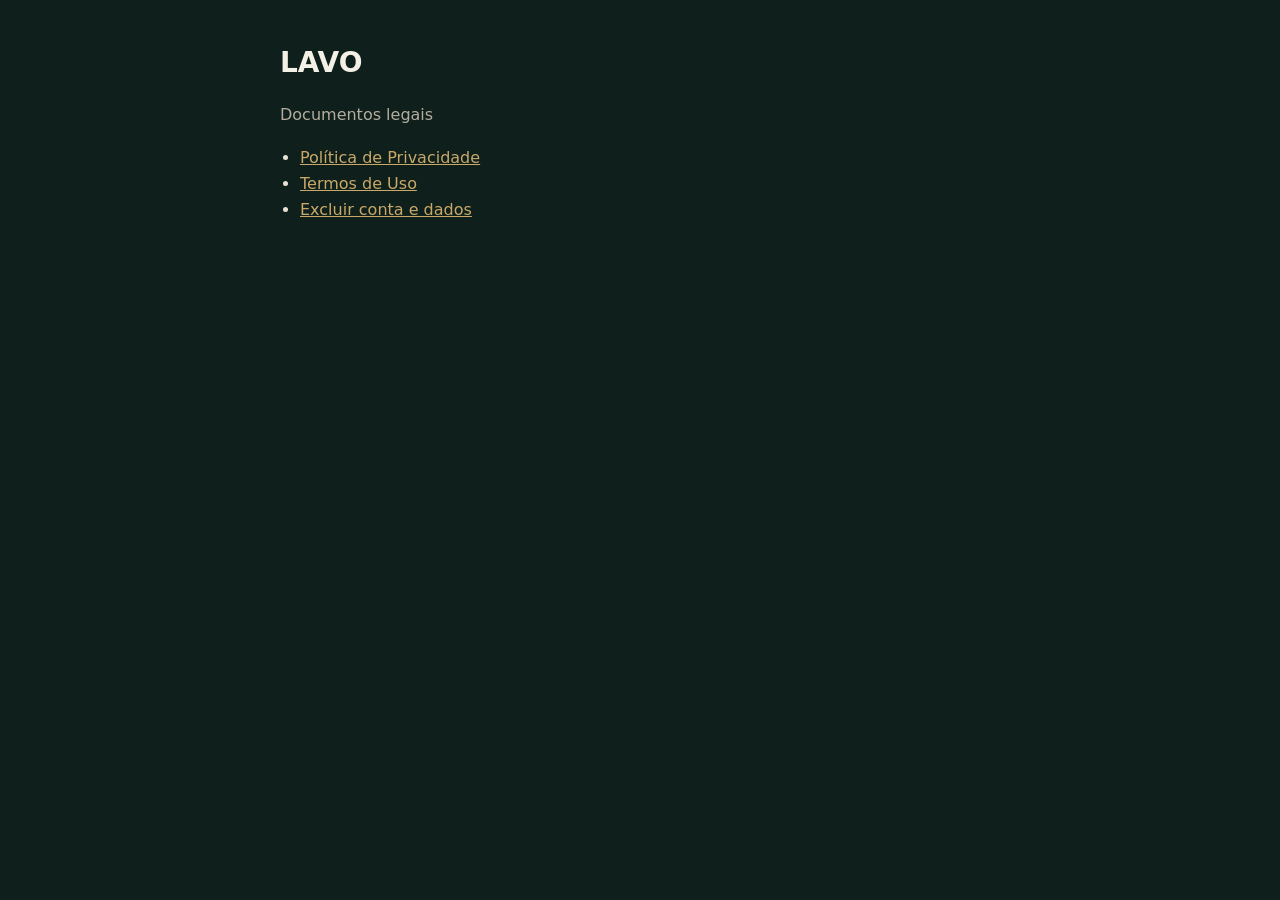
<file: index.html>
<!doctype html>
<html lang="pt-BR"><head><meta charset="utf-8"><meta name="viewport" content="width=device-width,initial-scale=1">
<title>LAVO · Documentos legais</title><link rel="stylesheet" href="style.css"></head><body><main>
<h1>LAVO</h1>
<p class="muted">Documentos legais</p>
<ul><li><a href="privacidade/">Política de Privacidade</a></li><li><a href="termos/">Termos de Uso</a></li><li><a href="excluir-conta/">Excluir conta e dados</a></li></ul>
</main></body></html>
</file>
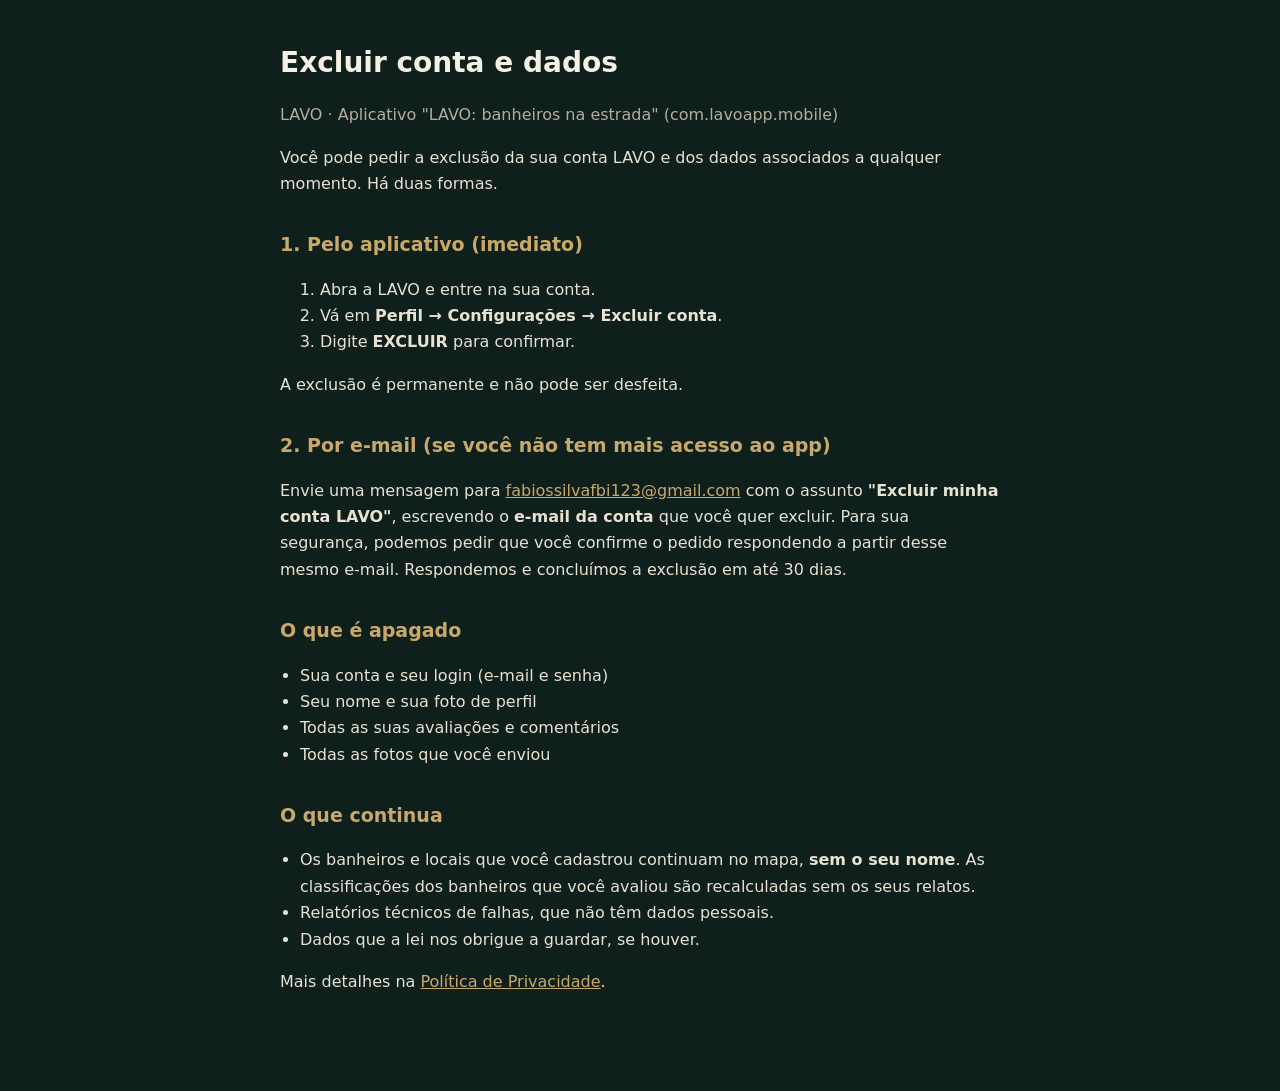
<file: excluir-conta/index.html>
<!doctype html>
<html lang="pt-BR"><head><meta charset="utf-8"><meta name="viewport" content="width=device-width,initial-scale=1">
<title>Excluir conta e dados · LAVO</title><link rel="stylesheet" href="../style.css"></head><body><main>
<h1>Excluir conta e dados</h1>
<p class="muted">LAVO · Aplicativo "LAVO: banheiros na estrada" (com.lavoapp.mobile)</p>

<p>Você pode pedir a exclusão da sua conta LAVO e dos dados associados a qualquer momento. Há duas formas.</p>

<h2>1. Pelo aplicativo (imediato)</h2>
<ol>
<li>Abra a LAVO e entre na sua conta.</li>
<li>Vá em <strong>Perfil → Configurações → Excluir conta</strong>.</li>
<li>Digite <strong>EXCLUIR</strong> para confirmar.</li>
</ol>
<p>A exclusão é permanente e não pode ser desfeita.</p>

<h2>2. Por e-mail (se você não tem mais acesso ao app)</h2>
<p>Envie uma mensagem para <a href="mailto:fabiossilvafbi123@gmail.com?subject=Excluir%20minha%20conta%20LAVO&amp;body=Quero%20excluir%20minha%20conta%20LAVO%20e%20os%20dados%20associados.%0A%0AE-mail%20da%20conta%3A%20">fabiossilvafbi123@gmail.com</a> com o assunto <strong>"Excluir minha conta LAVO"</strong>, escrevendo o <strong>e-mail da conta</strong> que você quer excluir. Para sua segurança, podemos pedir que você confirme o pedido respondendo a partir desse mesmo e-mail. Respondemos e concluímos a exclusão em até 30 dias.</p>

<h2>O que é apagado</h2>
<ul>
<li>Sua conta e seu login (e-mail e senha)</li>
<li>Seu nome e sua foto de perfil</li>
<li>Todas as suas avaliações e comentários</li>
<li>Todas as fotos que você enviou</li>
</ul>

<h2>O que continua</h2>
<ul>
<li>Os banheiros e locais que você cadastrou continuam no mapa, <strong>sem o seu nome</strong>. As classificações dos banheiros que você avaliou são recalculadas sem os seus relatos.</li>
<li>Relatórios técnicos de falhas, que não têm dados pessoais.</li>
<li>Dados que a lei nos obrigue a guardar, se houver.</li>
</ul>

<p>Mais detalhes na <a href="../privacidade/">Política de Privacidade</a>.</p>
</main></body></html>
</file>
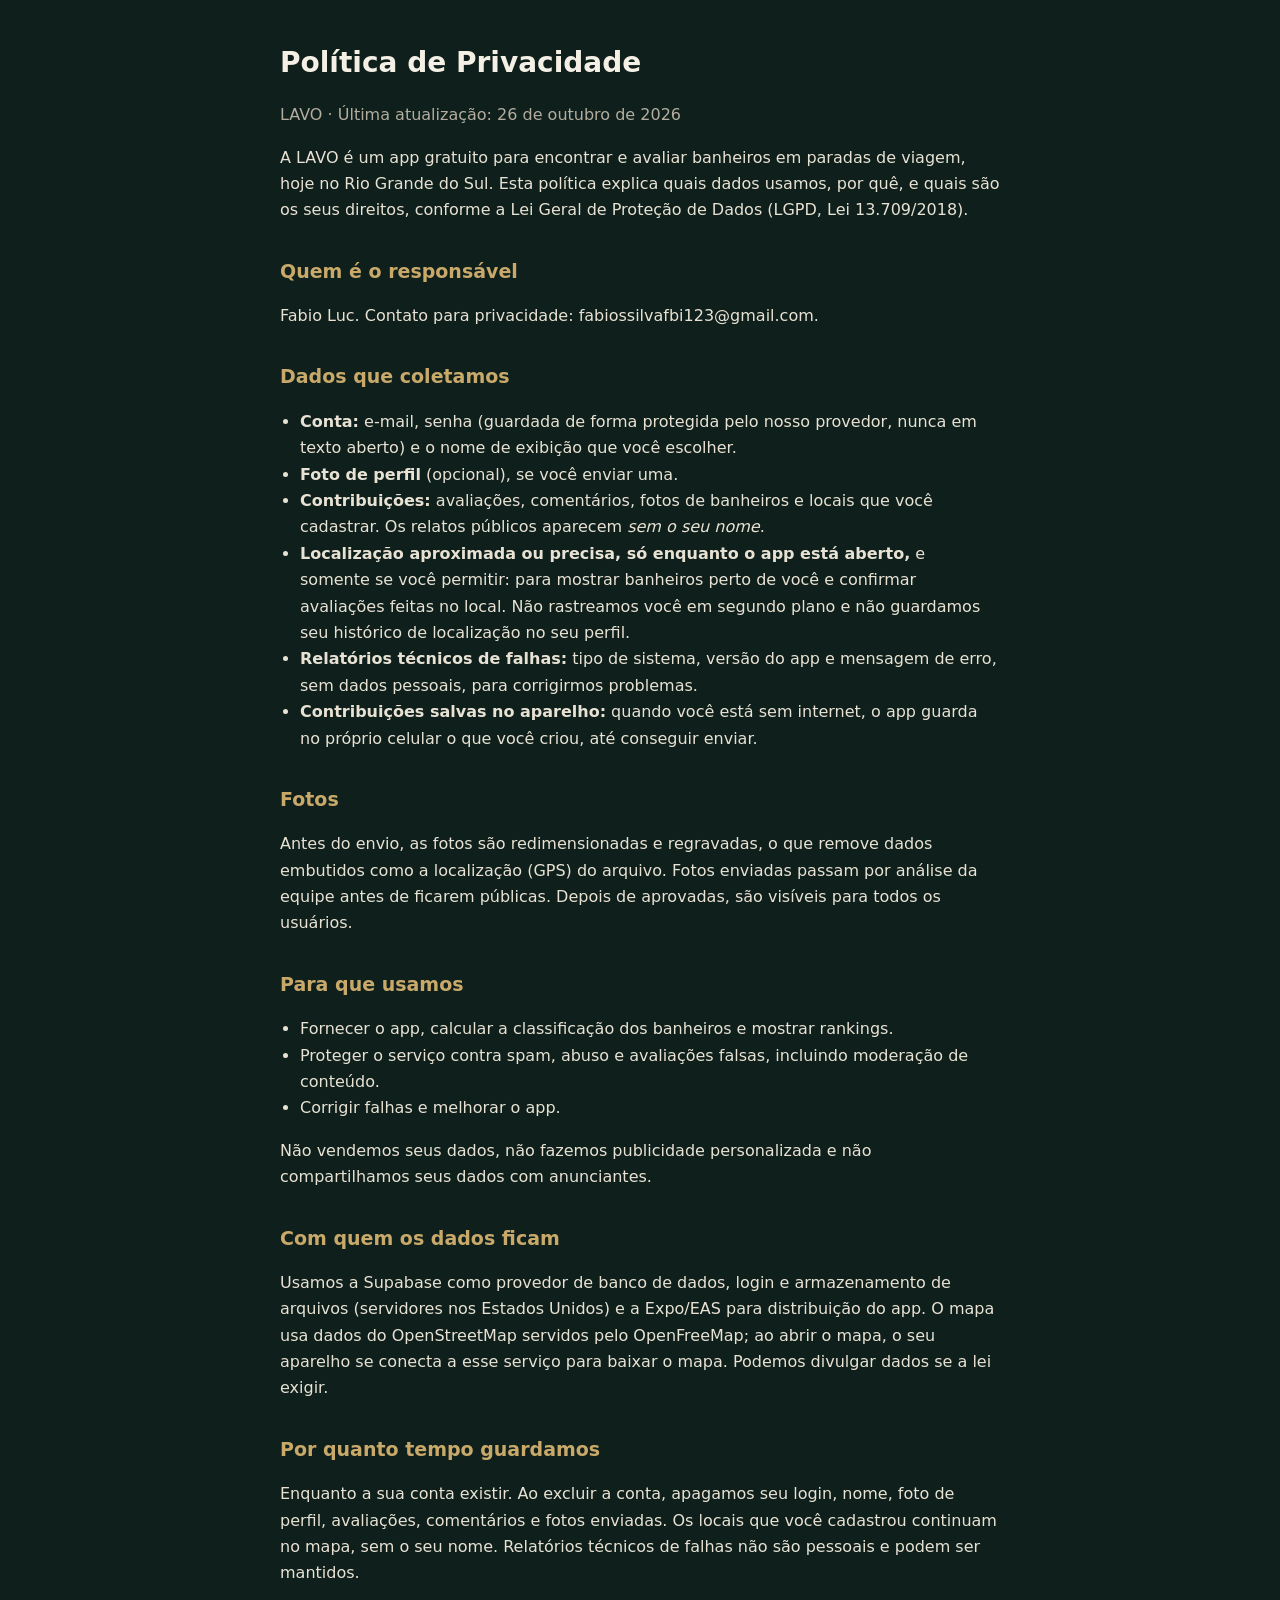
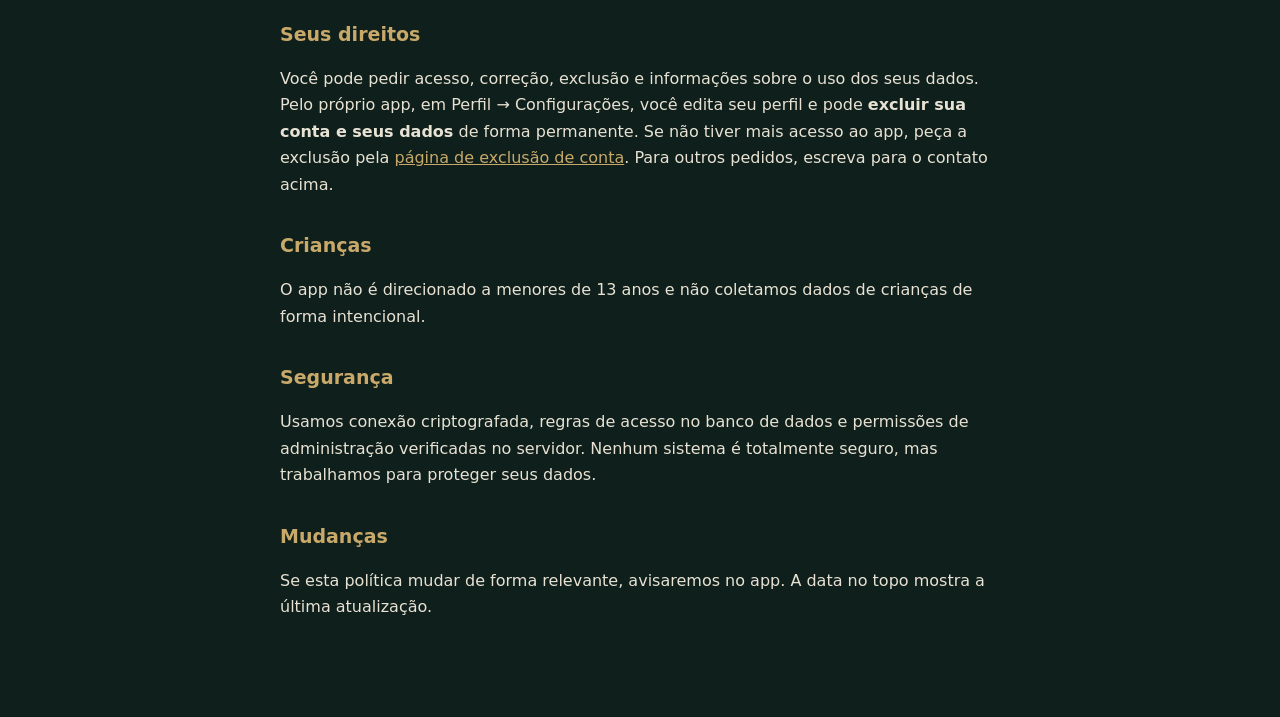
<file: privacidade/index.html>
<!doctype html>
<html lang="pt-BR"><head><meta charset="utf-8"><meta name="viewport" content="width=device-width,initial-scale=1">
<title>Política de Privacidade · LAVO</title><link rel="stylesheet" href="../style.css"></head><body><main>
<h1>Política de Privacidade</h1>
<p class="muted">LAVO · Última atualização: 26 de outubro de 2026</p>

<p>A LAVO é um app gratuito para encontrar e avaliar banheiros em paradas de viagem, hoje no Rio Grande do Sul. Esta política explica quais dados usamos, por quê, e quais são os seus direitos, conforme a Lei Geral de Proteção de Dados (LGPD, Lei 13.709/2018).</p>

<h2>Quem é o responsável</h2>
<p>Fabio Luc. Contato para privacidade: fabiossilvafbi123@gmail.com.</p>

<h2>Dados que coletamos</h2>
<ul>
<li><strong>Conta:</strong> e-mail, senha (guardada de forma protegida pelo nosso provedor, nunca em texto aberto) e o nome de exibição que você escolher.</li>
<li><strong>Foto de perfil</strong> (opcional), se você enviar uma.</li>
<li><strong>Contribuições:</strong> avaliações, comentários, fotos de banheiros e locais que você cadastrar. Os relatos públicos aparecem <em>sem o seu nome</em>.</li>
<li><strong>Localização aproximada ou precisa, só enquanto o app está aberto,</strong> e somente se você permitir: para mostrar banheiros perto de você e confirmar avaliações feitas no local. Não rastreamos você em segundo plano e não guardamos seu histórico de localização no seu perfil.</li>
<li><strong>Relatórios técnicos de falhas:</strong> tipo de sistema, versão do app e mensagem de erro, sem dados pessoais, para corrigirmos problemas.</li>
<li><strong>Contribuições salvas no aparelho:</strong> quando você está sem internet, o app guarda no próprio celular o que você criou, até conseguir enviar.</li>
</ul>

<h2>Fotos</h2>
<p>Antes do envio, as fotos são redimensionadas e regravadas, o que remove dados embutidos como a localização (GPS) do arquivo. Fotos enviadas passam por análise da equipe antes de ficarem públicas. Depois de aprovadas, são visíveis para todos os usuários.</p>

<h2>Para que usamos</h2>
<ul>
<li>Fornecer o app, calcular a classificação dos banheiros e mostrar rankings.</li>
<li>Proteger o serviço contra spam, abuso e avaliações falsas, incluindo moderação de conteúdo.</li>
<li>Corrigir falhas e melhorar o app.</li>
</ul>
<p>Não vendemos seus dados, não fazemos publicidade personalizada e não compartilhamos seus dados com anunciantes.</p>

<h2>Com quem os dados ficam</h2>
<p>Usamos a Supabase como provedor de banco de dados, login e armazenamento de arquivos (servidores nos Estados Unidos) e a Expo/EAS para distribuição do app. O mapa usa dados do OpenStreetMap servidos pelo OpenFreeMap; ao abrir o mapa, o seu aparelho se conecta a esse serviço para baixar o mapa. Podemos divulgar dados se a lei exigir.</p>

<h2>Por quanto tempo guardamos</h2>
<p>Enquanto a sua conta existir. Ao excluir a conta, apagamos seu login, nome, foto de perfil, avaliações, comentários e fotos enviadas. Os locais que você cadastrou continuam no mapa, sem o seu nome. Relatórios técnicos de falhas não são pessoais e podem ser mantidos.</p>

<h2>Seus direitos</h2>
<p>Você pode pedir acesso, correção, exclusão e informações sobre o uso dos seus dados. Pelo próprio app, em Perfil → Configurações, você edita seu perfil e pode <strong>excluir sua conta e seus dados</strong> de forma permanente. Se não tiver mais acesso ao app, peça a exclusão pela <a href="../excluir-conta/">página de exclusão de conta</a>. Para outros pedidos, escreva para o contato acima.</p>

<h2>Crianças</h2>
<p>O app não é direcionado a menores de 13 anos e não coletamos dados de crianças de forma intencional.</p>

<h2>Segurança</h2>
<p>Usamos conexão criptografada, regras de acesso no banco de dados e permissões de administração verificadas no servidor. Nenhum sistema é totalmente seguro, mas trabalhamos para proteger seus dados.</p>

<h2>Mudanças</h2>
<p>Se esta política mudar de forma relevante, avisaremos no app. A data no topo mostra a última atualização.</p>
</main></body></html>
</file>
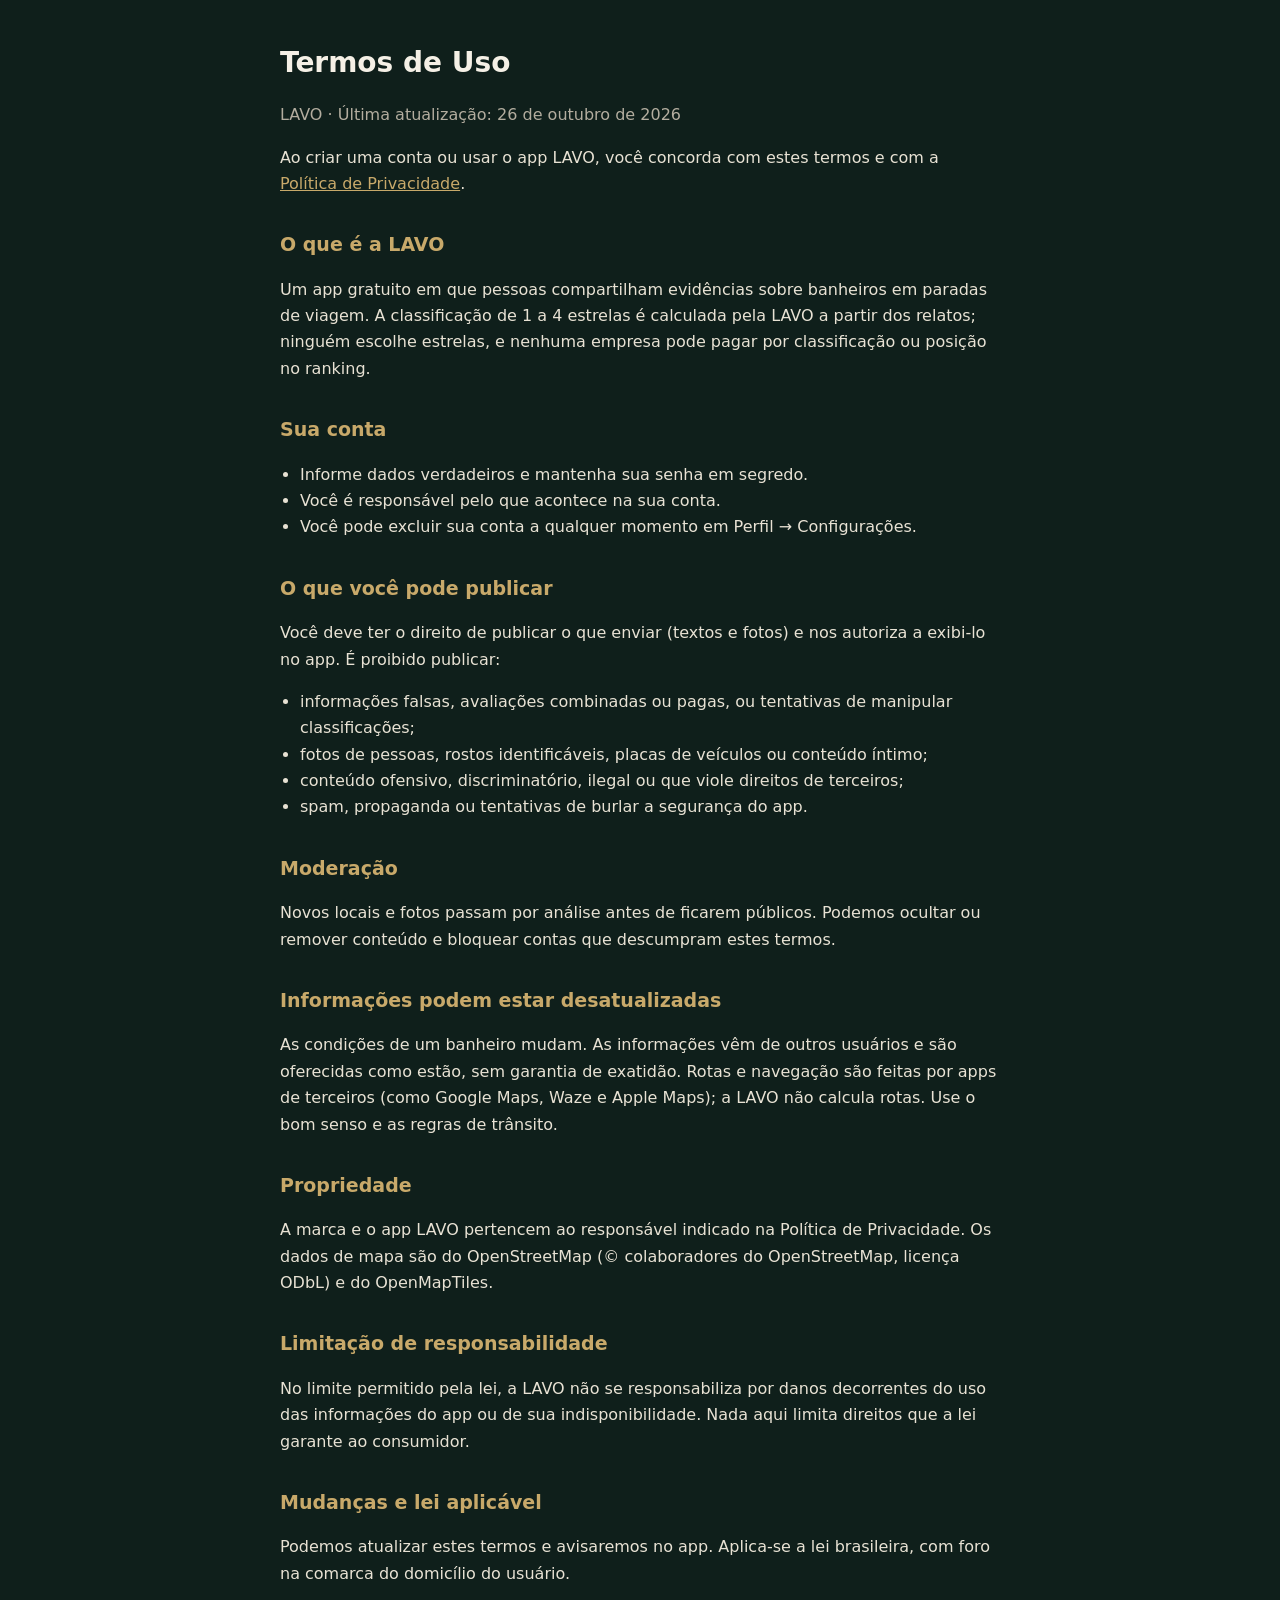
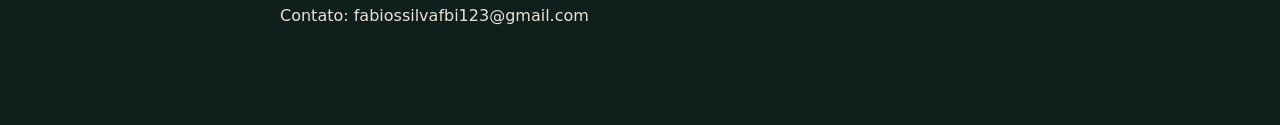
<file: termos/index.html>
<!doctype html>
<html lang="pt-BR"><head><meta charset="utf-8"><meta name="viewport" content="width=device-width,initial-scale=1">
<title>Termos de Uso · LAVO</title><link rel="stylesheet" href="../style.css"></head><body><main>
<h1>Termos de Uso</h1>
<p class="muted">LAVO · Última atualização: 26 de outubro de 2026</p>

<p>Ao criar uma conta ou usar o app LAVO, você concorda com estes termos e com a <a href="../privacidade/">Política de Privacidade</a>.</p>

<h2>O que é a LAVO</h2>
<p>Um app gratuito em que pessoas compartilham evidências sobre banheiros em paradas de viagem. A classificação de 1 a 4 estrelas é calculada pela LAVO a partir dos relatos; ninguém escolhe estrelas, e nenhuma empresa pode pagar por classificação ou posição no ranking.</p>

<h2>Sua conta</h2>
<ul>
<li>Informe dados verdadeiros e mantenha sua senha em segredo.</li>
<li>Você é responsável pelo que acontece na sua conta.</li>
<li>Você pode excluir sua conta a qualquer momento em Perfil → Configurações.</li>
</ul>

<h2>O que você pode publicar</h2>
<p>Você deve ter o direito de publicar o que enviar (textos e fotos) e nos autoriza a exibi-lo no app. É proibido publicar:</p>
<ul>
<li>informações falsas, avaliações combinadas ou pagas, ou tentativas de manipular classificações;</li>
<li>fotos de pessoas, rostos identificáveis, placas de veículos ou conteúdo íntimo;</li>
<li>conteúdo ofensivo, discriminatório, ilegal ou que viole direitos de terceiros;</li>
<li>spam, propaganda ou tentativas de burlar a segurança do app.</li>
</ul>

<h2>Moderação</h2>
<p>Novos locais e fotos passam por análise antes de ficarem públicos. Podemos ocultar ou remover conteúdo e bloquear contas que descumpram estes termos.</p>

<h2>Informações podem estar desatualizadas</h2>
<p>As condições de um banheiro mudam. As informações vêm de outros usuários e são oferecidas como estão, sem garantia de exatidão. Rotas e navegação são feitas por apps de terceiros (como Google Maps, Waze e Apple Maps); a LAVO não calcula rotas. Use o bom senso e as regras de trânsito.</p>

<h2>Propriedade</h2>
<p>A marca e o app LAVO pertencem ao responsável indicado na Política de Privacidade. Os dados de mapa são do OpenStreetMap (© colaboradores do OpenStreetMap, licença ODbL) e do OpenMapTiles.</p>

<h2>Limitação de responsabilidade</h2>
<p>No limite permitido pela lei, a LAVO não se responsabiliza por danos decorrentes do uso das informações do app ou de sua indisponibilidade. Nada aqui limita direitos que a lei garante ao consumidor.</p>

<h2>Mudanças e lei aplicável</h2>
<p>Podemos atualizar estes termos e avisaremos no app. Aplica-se a lei brasileira, com foro na comarca do domicílio do usuário.</p>

<p>Contato: fabiossilvafbi123@gmail.com</p>
</main></body></html>
</file>
<file: style.css>
body{margin:0;background:#0F1F1B;color:#F5F0E6;font:16px/1.65 system-ui,-apple-system,Segoe UI,Roboto,sans-serif}
main{max-width:720px;margin:0 auto;padding:40px 20px 80px}
h1{font-size:28px;margin:0 0 4px}h2{font-size:19px;margin:32px 0 6px;color:#C8A96A}
p,li{color:#E8E2D4}small,.muted{color:#B3AD9F}a{color:#C8A96A}ul{padding-left:20px}
</file>
